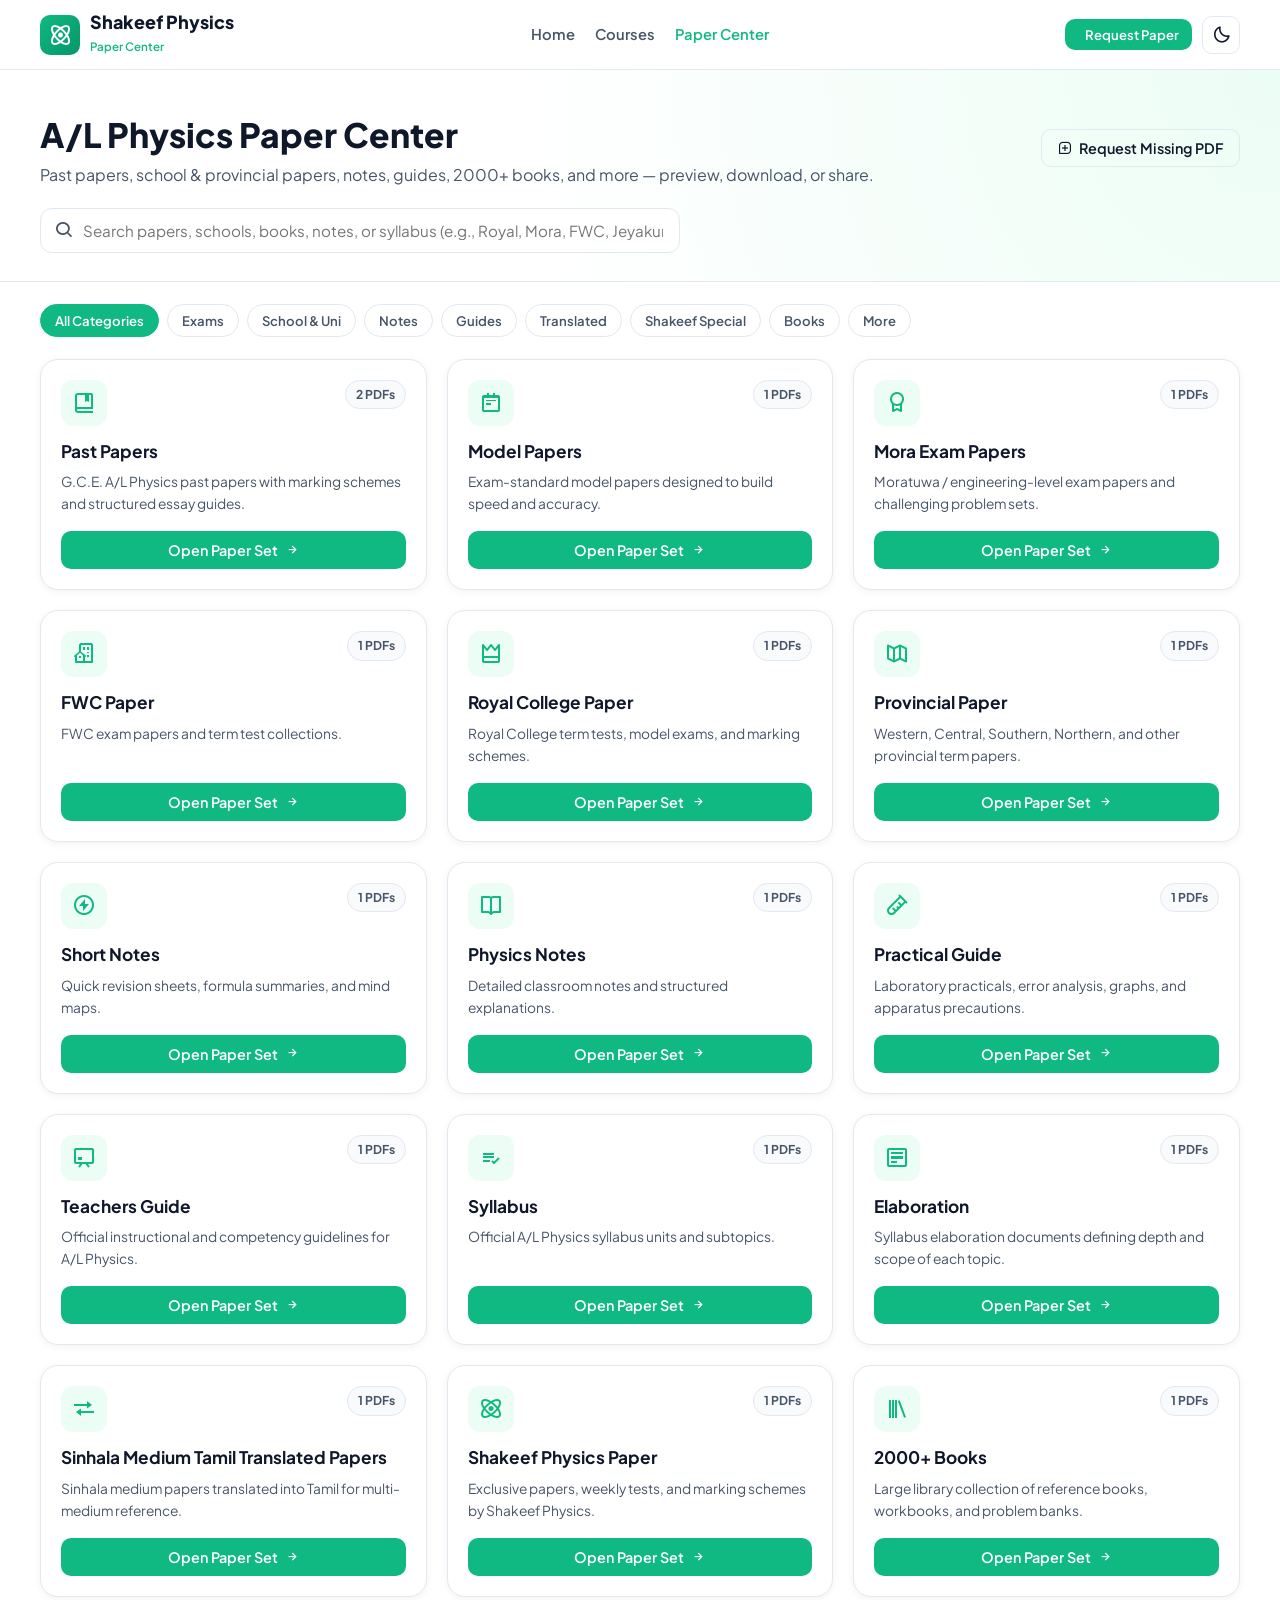
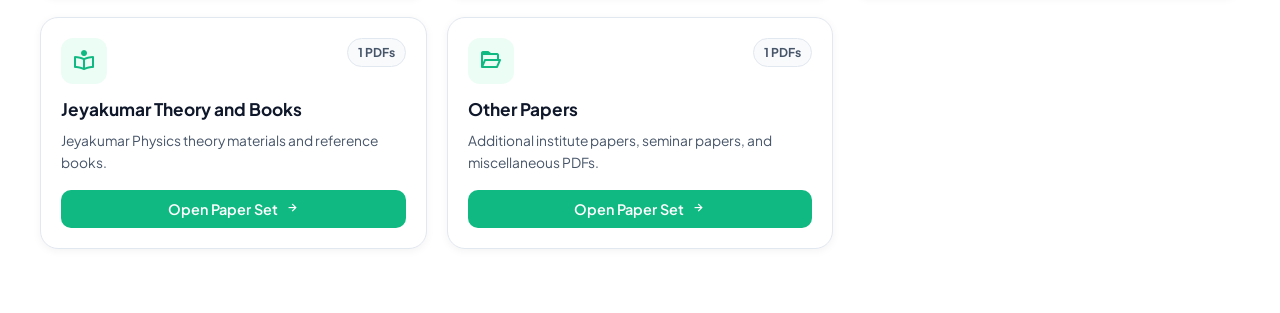
<file: papercenter.html>
<!DOCTYPE html>
<html lang="en" data-theme="light">
<head>
  <meta charset="UTF-8" />
  <meta name="viewport" content="width=device-width, initial-scale=1.0" />
  <title>Paper Center | Shakeef Physics</title>
  <link rel="preconnect" href="https://fonts.googleapis.com">
  <link href="https://fonts.googleapis.com/css2?family=Plus+Jakarta+Sans:wght@400;500;600;700;800&display=swap" rel="stylesheet">
  <link href="https://unpkg.com/boxicons@2.1.4/css/boxicons.min.css" rel="stylesheet">
  <style>
    :root {
      --primary: #10b981;
      --primary-dark: #059669;
      --primary-soft: #ecfdf5;
      --primary-border: #a7f3d0;
      --bg-main: #ffffff;
      --bg-alt: #f8fafc;
      --bg-card: #ffffff;
      --text-main: #0f172a;
      --text-muted: #475569;
      --border-color: #e2e8f0;
      --shadow-sm: 0 2px 8px rgba(15, 23, 42, 0.05);
      --shadow-md: 0 12px 28px rgba(15, 23, 42, 0.08);
      --nav-bg: rgba(255, 255, 255, 0.94);
    }

    [data-theme="dark"] {
      --primary: #34d399;
      --primary-dark: #10b981;
      --primary-soft: rgba(16, 185, 129, 0.14);
      --primary-border: rgba(52, 211, 153, 0.3);
      --bg-main: #111827;
      --bg-alt: #182132;
      --bg-card: #1f2937;
      --text-main: #f8fafc;
      --text-muted: #94a3b8;
      --border-color: #334155;
      --shadow-sm: 0 2px 10px rgba(0, 0, 0, 0.25);
      --shadow-md: 0 14px 32px rgba(0, 0, 0, 0.38);
      --nav-bg: rgba(17, 24, 39, 0.94);
    }

    * { margin: 0; padding: 0; box-sizing: border-box; font-family: 'Plus Jakarta Sans', sans-serif; }
    body { background: var(--bg-main); color: var(--text-main); line-height: 1.6; transition: 0.25s ease; }
    a { text-decoration: none; color: inherit; }

    .container { max-width: 1240px; margin: 0 auto; padding: 0 20px; }

    /* Buttons */
    .btn {
      display: inline-flex; align-items: center; justify-content: center; gap: 7px;
      padding: 9px 16px; border-radius: 10px; font-weight: 600; font-size: 0.9rem;
      cursor: pointer; border: 1.5px solid transparent; transition: 0.2s ease;
    }
    .btn-primary { background: var(--primary); color: #fff; }
    [data-theme="dark"] .btn-primary { color: #064e3b; font-weight: 700; }
    .btn-primary:hover { background: var(--primary-dark); }
    .btn-outline { background: transparent; border-color: var(--border-color); color: var(--text-main); }
    .btn-outline:hover { border-color: var(--primary); color: var(--primary); background: var(--primary-soft); }
    .btn-sm { padding: 6px 12px; font-size: 0.82rem; }
    .btn-full { width: 100%; }

    /* Navbar */
    .navbar { position: sticky; top: 0; z-index: 1000; background: var(--nav-bg); backdrop-filter: blur(12px); border-bottom: 1px solid var(--border-color); }
    .nav-container { max-width: 1240px; margin: 0 auto; padding: 12px 20px; display: flex; align-items: center; justify-content: space-between; gap: 12px; }
    .brand { display: flex; align-items: center; gap: 10px; }
    .brand-logo { width: 40px; height: 40px; border-radius: 10px; background: linear-gradient(135deg, var(--primary), var(--primary-dark)); color: #fff; display: flex; align-items: center; justify-content: center; font-size: 1.45rem; }
    .brand-title { font-weight: 800; font-size: 1.12rem; display: block; line-height: 1.1; }
    .brand-tag { font-size: 0.72rem; color: var(--primary); font-weight: 600; }

    .nav-links { display: flex; gap: 20px; align-items: center; }
    .nav-links a { font-weight: 600; font-size: 0.92rem; color: var(--text-muted); }
    .nav-links a.active, .nav-links a:hover { color: var(--primary); }

    .nav-actions { display: flex; align-items: center; gap: 10px; }
    .icon-btn { width: 38px; height: 38px; border-radius: 10px; border: 1px solid var(--border-color); background: var(--bg-card); color: var(--text-main); font-size: 1.2rem; cursor: pointer; display: flex; align-items: center; justify-content: center; }

    /* Header & Search */
    .page-header { padding: 38px 0 28px; background: radial-gradient(circle at top right, var(--primary-soft), transparent 60%); border-bottom: 1px solid var(--border-color); }
    .header-top { display: flex; flex-wrap: wrap; justify-content: space-between; align-items: center; gap: 16px; margin-bottom: 20px; }
    .page-header h1 { font-size: 2.1rem; font-weight: 800; }
    .page-header p { color: var(--text-muted); }

    .search-box-wrap { position: relative; max-width: 640px; width: 100%; }
    .search-box-wrap i { position: absolute; left: 14px; top: 50%; transform: translateY(-50%); font-size: 1.25rem; color: var(--text-muted); }
    .search-input { width: 100%; padding: 12px 16px 12px 42px; border-radius: 12px; border: 1.5px solid var(--border-color); background: var(--bg-card); color: var(--text-main); font-size: 0.95rem; outline: none; }
    .search-input:focus { border-color: var(--primary); }

    /* Category Pills */
    .cat-bar { display: flex; flex-wrap: wrap; gap: 8px; margin: 22px 0; }
    .cat-pill { padding: 7px 14px; border-radius: 999px; border: 1px solid var(--border-color); background: var(--bg-card); color: var(--text-muted); font-weight: 600; font-size: 0.82rem; cursor: pointer; transition: 0.2s; }
    .cat-pill:hover, .cat-pill.active { background: var(--primary); color: #fff; border-color: var(--primary); }
    [data-theme="dark"] .cat-pill.active { color: #064e3b; }

    /* Category Cards Grid */
    .cards-grid { display: grid; grid-template-columns: repeat(auto-fill, minmax(295px, 1fr)); gap: 20px; padding-bottom: 64px; }
    .paper-cat-card { background: var(--bg-card); border: 1px solid var(--border-color); border-radius: 18px; padding: 20px; box-shadow: var(--shadow-sm); transition: 0.22s ease; display: flex; flex-direction: column; cursor: pointer; }
    .paper-cat-card:hover { transform: translateY(-4px); border-color: var(--primary); box-shadow: var(--shadow-md); }
    .card-top { display: flex; justify-content: space-between; align-items: flex-start; gap: 10px; margin-bottom: 12px; }
    .cat-icon { width: 46px; height: 46px; border-radius: 12px; background: var(--primary-soft); color: var(--primary); display: flex; align-items: center; justify-content: center; font-size: 1.5rem; }
    .count-tag { background: var(--bg-alt); border: 1px solid var(--border-color); padding: 4px 10px; border-radius: 999px; font-size: 0.76rem; font-weight: 700; color: var(--text-muted); }
    .paper-cat-card h3 { font-size: 1.08rem; margin-bottom: 6px; }
    .paper-cat-card p { font-size: 0.86rem; color: var(--text-muted); margin-bottom: 16px; flex: 1; }

    /* Selected Set Drawer / View */
    .set-drawer { display: none; padding: 28px 0 70px; }
    .set-drawer.active { display: block; }
    .set-banner { background: var(--bg-card); border: 1px solid var(--border-color); border-radius: 18px; padding: 22px; margin-bottom: 20px; display: flex; flex-wrap: wrap; justify-content: space-between; align-items: center; gap: 14px; }

    .pdf-item-card { background: var(--bg-card); border: 1px solid var(--border-color); border-radius: 14px; padding: 16px 18px; margin-bottom: 12px; display: flex; flex-wrap: wrap; justify-content: space-between; align-items: center; gap: 14px; }
    .pdf-meta { display: flex; align-items: center; gap: 12px; }
    .pdf-meta i { font-size: 1.9rem; color: #ef4444; }
    .pdf-actions { display: flex; flex-wrap: wrap; gap: 8px; }

    /* Modals (PDF Preview & Request Paper) */
    .modal-overlay { position: fixed; inset: 0; background: rgba(15, 23, 42, 0.72); backdrop-filter: blur(4px); z-index: 2000; display: none; align-items: center; justify-content: center; padding: 16px; }
    .modal-overlay.open { display: flex; }
    .modal-box { background: var(--bg-card); border: 1px solid var(--border-color); border-radius: 18px; width: 100%; max-width: 780px; overflow: hidden; box-shadow: var(--shadow-md); }
    .modal-box.sm { max-width: 460px; padding: 24px; }
    .modal-head { padding: 14px 18px; border-bottom: 1px solid var(--border-color); display: flex; justify-content: space-between; align-items: center; gap: 10px; }
    .pdf-sheet { padding: 26px; background: #ffffff; color: #0f172a; min-height: 320px; max-height: 68vh; overflow-y: auto; }
    .form-group { margin-bottom: 12px; }
    .form-group label { display: block; font-size: 0.84rem; font-weight: 600; margin-bottom: 4px; }
    .form-group input, .form-group select, .form-group textarea { width: 100%; padding: 9px 12px; border-radius: 10px; border: 1px solid var(--border-color); background: var(--bg-alt); color: var(--text-main); }

    .toast { position: fixed; bottom: 22px; right: 22px; background: var(--primary-dark); color: #fff; padding: 10px 16px; border-radius: 10px; font-weight: 600; font-size: 0.88rem; z-index: 3000; display: none; box-shadow: var(--shadow-md); }

    @media (max-width: 768px) {
      .nav-links { display: none; }
      .page-header h1 { font-size: 1.7rem; }
    }
  </style>
</head>
<body>

  <header class="navbar">
    <div class="nav-container">
      <a href="index.html" class="brand">
        <div class="brand-logo"><i class='bx bx-atom'></i></div>
        <div>
          <span class="brand-title">Shakeef Physics</span>
          <span class="brand-tag">Paper Center</span>
        </div>
      </a>

      <nav class="nav-links">
        <a href="index.html">Home</a>
        <a href="courses.html">Courses</a>
        <a href="paper-center.html" class="active">Paper Center</a>
      </nav>

      <div class="nav-actions">
        <button class="btn btn-primary btn-sm" onclick="openRequestModal()">
          <i class='bx bx-file-plus'></i> Request Paper
        </button>
        <button class="icon-btn" id="themeBtn" title="Toggle Theme">
          <i class='bx bx-moon' id="themeIcon"></i>
        </button>
      </div>
    </div>
  </header>

  <!-- MAIN CATALOG & SEARCH VIEW -->
  <main id="mainCatalog">
    <section class="page-header">
      <div class="container">
        <div class="header-top">
          <div>
            <h1>A/L Physics Paper Center</h1>
            <p>Past papers, school & provincial papers, notes, guides, 2000+ books, and more — preview, download, or share.</p>
          </div>
          <button class="btn btn-outline" onclick="openRequestModal()">
            <i class='bx bx-message-square-add'></i> Request Missing PDF
          </button>
        </div>

        <div class="search-box-wrap">
          <i class='bx bx-search'></i>
          <input type="text" id="searchInput" class="search-input" placeholder="Search papers, schools, books, notes, or syllabus (e.g., Royal, Mora, FWC, Jeyakumar)..." oninput="renderCards()" />
        </div>
      </div>
    </section>

    <section class="container">
      <div class="cat-bar" id="catBar"></div>
      <div class="cards-grid" id="cardsGrid"></div>
    </section>
  </main>

  <!-- SELECTED CATEGORY / PAPER SET VIEW -->
  <section class="set-drawer" id="setDrawer">
    <div class="container">
      <button class="btn btn-outline btn-sm" style="margin-bottom:14px;" onclick="closeSetDrawer()">
        <i class='bx bx-arrow-back'></i> Back to All Categories
      </button>

      <div class="set-banner">
        <div>
          <span style="color:var(--primary); font-weight:700; font-size:0.82rem;" id="drawerGroupLabel">CATEGORY</span>
          <h2 id="drawerTitle" style="font-size:1.6rem;">Paper Set Title</h2>
          <p id="drawerDesc" style="color:var(--text-muted); font-size:0.9rem;"></p>
        </div>
        <button class="btn btn-outline btn-sm" onclick="shareLink(window.location.href, document.getElementById('drawerTitle').textContent)">
          <i class='bx bx-share-alt'></i> Share Set
        </button>
      </div>

      <div id="drawerPdfList"></div>
    </div>
  </section>

  <!-- PDF PREVIEW MODAL -->
  <div class="modal-overlay" id="previewModal">
    <div class="modal-box">
      <div class="modal-head">
        <strong id="previewTitle">Document Preview</strong>
        <div style="display:flex; gap:8px;">
          <button class="btn btn-outline btn-sm" id="previewShareBtn"><i class='bx bx-share-alt'></i> Share</button>
          <button class="btn btn-primary btn-sm" id="previewDownloadBtn"><i class='bx bx-download'></i> Download</button>
          <button class="btn btn-outline btn-sm" onclick="closePreviewModal()">Close</button>
        </div>
      </div>
      <div class="pdf-sheet" id="previewSheet"></div>
    </div>
  </div>

  <!-- REQUEST PAPER MODAL -->
  <div class="modal-overlay" id="requestModal">
    <div class="modal-box sm">
      <div class="modal-head" style="padding:0 0 12px; margin-bottom:14px;">
        <h3><i class='bx bx-file-plus'></i> Request a Paper or Book</h3>
        <button class="btn btn-outline btn-sm" onclick="closeRequestModal()"><i class='bx bx-x'></i></button>
      </div>
      <form onsubmit="submitRequest(event)">
        <div class="form-group">
          <label>Category</label>
          <select id="reqCategory">
            <option>Past Papers</option>
            <option>Model Papers</option>
            <option>Mora Exam Papers</option>
            <option>FWC Paper</option>
            <option>Royal College Paper</option>
            <option>Provincial Paper</option>
            <option>Short Notes / Physics Notes</option>
            <option>Practical Guide / Teachers Guide</option>
            <option>Syllabus / Elaboration</option>
            <option>Sinhala Medium Tamil Translated Papers</option>
            <option>Shakeef Physics Paper</option>
            <option>2000+ Books</option>
            <option>Jeyakumar Theory and Books</option>
            <option>Other Papers</option>
          </select>
        </div>
        <div class="form-group">
          <label>Paper / Book Name & Year</label>
          <input type="text" id="reqName" placeholder="e.g., 2024 Royal College Term 3 Physics + Marking" required />
        </div>
        <div class="form-group">
          <label>Medium & Extra Notes</label>
          <textarea id="reqNotes" rows="3" placeholder="Mention English/Tamil/Sinhala medium or specific question set..."></textarea>
        </div>
        <button type="submit" class="btn btn-primary btn-full">Submit Request</button>
      </form>
    </div>
  </div>

  <div class="toast" id="toastBox"></div>

  <script>
    /* ================= PAPER CENTER DATA (ALL REQUESTED CATEGORIES) ================= */
    const paperCategories = [
      {
        id: 'past-papers',
        group: 'Exams',
        title: 'Past Papers',
        icon: 'bx-book-bookmark',
        desc: 'G.C.E. A/L Physics past papers with marking schemes and structured essay guides.',
        items: [
          { name: '2024 A/L Physics Past Paper & Marking.pdf', size: '3.4 MB', sample: 'G.C.E. A/L PHYSICS - 2024 PAST PAPER\nPart A: 50 MCQs | Part B: 4 Structured Essays | Part C: 6 Essays (Answer 4).' },
          { name: '2020-2023 A/L Physics Compilation.pdf', size: '8.2 MB', sample: 'A/L PHYSICS PAST PAPER BUNDLE (2020 - 2023)\nIncludes mechanics, oscillations, waves, fields, and electronics.' }
        ]
      },
      {
        id: 'model-papers',
        group: 'Exams',
        title: 'Model Papers',
        icon: 'bx-notepad',
        desc: 'Exam-standard model papers designed to build speed and accuracy.',
        items: [
          { name: 'A/L Physics Model Paper Set 01 (Full).pdf', size: '2.1 MB', sample: 'SHAKEEF PHYSICS MODEL PAPER 01\nTime: 3 Hours | Focus: High-weightage A/L problem patterns.' }
        ]
      },
      {
        id: 'mora-papers',
        group: 'School & Uni',
        title: 'Mora Exam Papers',
        icon: 'bx-award',
        desc: 'Moratuwa / engineering-level exam papers and challenging problem sets.',
        items: [
          { name: 'Mora Term & Assessment Paper Pack.pdf', size: '2.7 MB', sample: 'MORA EXAM SERIES - PHYSICS\nAnalytical mechanics and circuit problem solving set.' }
        ]
      },
      {
        id: 'fwc-paper',
        group: 'School & Uni',
        title: 'FWC Paper',
        icon: 'bx-building-house',
        desc: 'FWC exam papers and term test collections.',
        items: [
          { name: 'FWC Term Test Physics Paper + Scheme.pdf', size: '1.8 MB', sample: 'FWC PHYSICS EXAMINATION PAPER\nIncludes MCQ answer key and step-by-step calculation hints.' }
        ]
      },
      {
        id: 'royal-college',
        group: 'School & Uni',
        title: 'Royal College Paper',
        icon: 'bx-crown',
        desc: 'Royal College term tests, model exams, and marking schemes.',
        items: [
          { name: 'Royal College Term 2 & 3 Physics Papers.pdf', size: '4.5 MB', sample: 'ROYAL COLLEGE A/L PHYSICS TERM EXAMINATION\nStructured essay and practical-based questions.' }
        ]
      },
      {
        id: 'provincial-paper',
        group: 'School & Uni',
        title: 'Provincial Paper',
        icon: 'bx-map-alt',
        desc: 'Western, Central, Southern, Northern, and other provincial term papers.',
        items: [
          { name: 'Provincial Term Test Physics Collection.pdf', size: '5.1 MB', sample: 'PROVINCIAL PHYSICS EXAMINATION SERIES\nCovers core syllabus units across school terms.' }
        ]
      },
      {
        id: 'short-notes',
        group: 'Notes',
        title: 'Short Notes',
        icon: 'bx-bolt-circle',
        desc: 'Quick revision sheets, formula summaries, and mind maps.',
        items: [
          { name: 'Mechanics & Waves Quick Short Notes.pdf', size: '1.5 MB', sample: 'SHORT NOTES - MECHANICS & WAVES\nKey equations, units, conditions, and common traps.' }
        ]
      },
      {
        id: 'physics-notes',
        group: 'Notes',
        title: 'Physics Notes',
        icon: 'bx-book-open',
        desc: 'Detailed classroom notes and structured explanations.',
        items: [
          { name: 'Complete Electrostatics & Current Notes.pdf', size: '3.9 MB', sample: 'DETAILED PHYSICS NOTES - ELECTRICITY\nGauss law, capacitors, DC circuits, and Kirchhoff rules.' }
        ]
      },
      {
        id: 'practical-guide',
        group: 'Guides',
        title: 'Practical Guide',
        icon: 'bx-test-tube',
        desc: 'Laboratory practicals, error analysis, graphs, and apparatus precautions.',
        items: [
          { name: 'A/L Physics Practicals & Precautions Guide.pdf', size: '3.2 MB', sample: 'PRACTICAL GUIDE - A/L PHYSICS\nVernier caliper, micrometer, travelling microscope, optical bench, potentiometer.' }
        ]
      },
      {
        id: 'teachers-guide',
        group: 'Guides',
        title: 'Teachers Guide',
        icon: 'bx-chalkboard',
        desc: 'Official instructional and competency guidelines for A/L Physics.',
        items: [
          { name: 'A/L Physics Teachers Instructional Manual.pdf', size: '6.0 MB', sample: 'TEACHERS GUIDE - G.C.E. A/L PHYSICS\nLearning outcomes, practical objectives, and assessment criteria.' }
        ]
      },
      {
        id: 'syllabus',
        group: 'Guides',
        title: 'Syllabus',
        icon: 'bx-list-check',
        desc: 'Official A/L Physics syllabus units and subtopics.',
        items: [
          { name: 'G.C.E. A/L Physics Official Syllabus.pdf', size: '1.7 MB', sample: 'A/L PHYSICS SYLLABUS OVERVIEW\nUnit 01 Measurement to Unit 11 Matter & Radiation.' }
        ]
      },
      {
        id: 'elaboration',
        group: 'Guides',
        title: 'Elaboration',
        icon: 'bx-detail',
        desc: 'Syllabus elaboration documents defining depth and scope of each topic.',
        items: [
          { name: 'A/L Physics Syllabus Elaboration Document.pdf', size: '2.3 MB', sample: 'SYLLABUS ELABORATION - DEPTH & BOUNDARIES\nClarifies required mathematical rigor and exam scope.' }
        ]
      },
      {
        id: 'sinhala-tamil-translated',
        group: 'Translated',
        title: 'Sinhala Medium Tamil Translated Papers',
        icon: 'bx-transfer',
        desc: 'Sinhala medium papers translated into Tamil for multi-medium reference.',
        items: [
          { name: 'Sinhala-to-Tamil Translated Term Paper Set.pdf', size: '2.9 MB', sample: 'TRANSLATED PAPER SET (SINHALA -> TAMIL)\nSide-by-side terminology and translated exam questions.' }
        ]
      },
      {
        id: 'shakeef-physics-paper',
        group: 'Shakeef Special',
        title: 'Shakeef Physics Paper',
        icon: 'bx-atom',
        desc: 'Exclusive papers, weekly tests, and marking schemes by Shakeef Physics.',
        items: [
          { name: 'Shakeef Physics Weekly Test 01 + Marking.pdf', size: '2.0 MB', sample: 'SHAKEEF PHYSICS ACADEMY - WEEKLY TEST 01\nPrepared with exam-style MCQs and structured questions.' }
        ]
      },
      {
        id: '2000-plus-books',
        group: 'Books',
        title: '2000+ Books',
        icon: 'bx-library',
        desc: 'Large library collection of reference books, workbooks, and problem banks.',
        items: [
          { name: '2000+ Reference Books Index & Sample Book.pdf', size: '4.4 MB', sample: '2000+ BOOKS ARCHIVE\nCurated Physics reference books, numerical banks, and guides.' }
        ]
      },
      {
        id: 'jeyakumar-books',
        group: 'Books',
        title: 'Jeyakumar Theory and Books',
        icon: 'bx-book-reader',
        desc: 'Jeyakumar Physics theory materials and reference books.',
        items: [
          { name: 'Jeyakumar Physics Theory & Problem Guide.pdf', size: '5.5 MB', sample: 'JEYAKUMAR THEORY & BOOKS COLLECTION\nConcept explanations and worked examples.' }
        ]
      },
      {
        id: 'other-papers',
        group: 'More',
        title: 'Other Papers',
        icon: 'bx-folder-open',
        desc: 'Additional institute papers, seminar papers, and miscellaneous PDFs.',
        items: [
          { name: 'Special Seminar & Revision Paper Pack.pdf', size: '2.2 MB', sample: 'OTHER PAPERS & SEMINAR ARCHIVE\nExtra practice sets uploaded by admin.' }
        ]
      }
    ];

    let activeGroup = 'ALL';
    let currentSet = null;

    // Theme
    const themeBtn = document.getElementById('themeBtn');
    const themeIcon = document.getElementById('themeIcon');
    const savedTheme = localStorage.getItem('sp_theme') || 'light';
    setTheme(savedTheme);
    themeBtn.addEventListener('click', () => setTheme(document.documentElement.getAttribute('data-theme') === 'light' ? 'dark' : 'light'));
    function setTheme(t) {
      document.documentElement.setAttribute('data-theme', t);
      localStorage.setItem('sp_theme', t);
      themeIcon.className = t === 'dark' ? 'bx bx-sun' : 'bx bx-moon';
    }

    // Category Filter Pills
    function renderCategoryPills() {
      const groups = ['ALL', ...new Set(paperCategories.map(c => c.group))];
      document.getElementById('catBar').innerHTML = groups.map(g => `
        <button class="cat-pill ${activeGroup === g ? 'active' : ''}" onclick="selectGroup('${g}')">${g === 'ALL' ? 'All Categories' : g}</button>
      `).join('');
    }

    function selectGroup(g) {
      activeGroup = g;
      renderCategoryPills();
      renderCards();
    }

    // Render Category Cards + Search Match
    function renderCards() {
      const q = document.getElementById('searchInput').value.trim().toLowerCase();
      const filtered = paperCategories.filter(cat => {
        const groupMatch = activeGroup === 'ALL' || cat.group === activeGroup;
        const textMatch = !q ||
          cat.title.toLowerCase().includes(q) ||
          cat.desc.toLowerCase().includes(q) ||
          cat.items.some(i => i.name.toLowerCase().includes(q));
        return groupMatch && textMatch;
      });

      document.getElementById('cardsGrid').innerHTML = filtered.map(cat => `
        <div class="paper-cat-card" onclick="openSetDrawer('${cat.id}')">
          <div class="card-top">
            <div class="cat-icon"><i class='bx ${cat.icon}'></i></div>
            <span class="count-tag">${cat.items.length} PDFs</span>
          </div>
          <h3>${cat.title}</h3>
          <p>${cat.desc}</p>
          <button class="btn btn-primary btn-full">Open Paper Set <i class='bx bx-right-arrow-alt'></i></button>
        </div>
      `).join('');
    }

    // Open Paper Set View
    function openSetDrawer(catId) {
      currentSet = paperCategories.find(c => c.id === catId);
      document.getElementById('mainCatalog').style.display = 'none';
      document.getElementById('setDrawer').classList.add('active');
      document.getElementById('drawerGroupLabel').textContent = currentSet.group.toUpperCase();
      document.getElementById('drawerTitle').textContent = currentSet.title;
      document.getElementById('drawerDesc').textContent = currentSet.desc;

      document.getElementById('drawerPdfList').innerHTML = currentSet.items.map((pdf, idx) => `
        <div class="pdf-item-card">
          <div class="pdf-meta">
            <i class='bx bxs-file-pdf'></i>
            <div>
              <strong>${pdf.name}</strong>
              <div style="font-size:0.8rem; color:var(--text-muted);">${pdf.size} • Ready to Preview & Download</div>
            </div>
          </div>
          <div class="pdf-actions">
            <button class="btn btn-outline btn-sm" onclick="openPreview(${idx})"><i class='bx bx-show'></i> Preview</button>
            <button class="btn btn-primary btn-sm" onclick="downloadFile(${idx})"><i class='bx bx-download'></i> Download</button>
            <button class="btn btn-outline btn-sm" onclick="shareLink(window.location.href, '${pdf.name}')"><i class='bx bx-share-alt'></i> Share</button>
          </div>
        </div>
      `).join('');
      window.scrollTo({ top: 0, behavior: 'smooth' });
    }

    function closeSetDrawer() {
      currentSet = null;
      document.getElementById('setDrawer').classList.remove('active');
      document.getElementById('mainCatalog').style.display = 'block';
    }

    // Preview & Download PDF
    function openPreview(idx) {
      const pdf = currentSet.items[idx];
      document.getElementById('previewTitle').textContent = pdf.name;
      document.getElementById('previewSheet').innerHTML = `<pre style="white-space:pre-wrap; font-family:inherit; line-height:1.7;">${pdf.sample}</pre>`;
      document.getElementById('previewDownloadBtn').onclick = () => downloadFile(idx);
      document.getElementById('previewShareBtn').onclick = () => shareLink(window.location.href, pdf.name);
      document.getElementById('previewModal').classList.add('open');
    }

    function closePreviewModal() {
      document.getElementById('previewModal').classList.remove('open');
    }

    function downloadFile(idx) {
      const pdf = currentSet.items[idx];
      const blob = new Blob([pdf.sample], { type: 'application/pdf' });
      const url = URL.createObjectURL(blob);
      const a = document.createElement('a');
      a.href = url;
      a.download = pdf.name;
      a.click();
      URL.revokeObjectURL(url);
      showToast('Downloading ' + pdf.name);
    }

    // Share Link
    function shareLink(url, title) {
      if (navigator.share) {
        navigator.share({ title, url }).catch(() => {});
      } else if (navigator.clipboard) {
        navigator.clipboard.writeText(url);
        showToast('Link copied: ' + title);
      }
    }

    // Request Paper Modal
    function openRequestModal() {
      document.getElementById('requestModal').classList.add('open');
    }
    function closeRequestModal() {
      document.getElementById('requestModal').classList.remove('open');
    }
    function submitRequest(e) {
      e.preventDefault();
      const name = document.getElementById('reqName').value.trim();
      const cat = document.getElementById('reqCategory').value;
      closeRequestModal();
      e.target.reset();
      showToast(`Request sent for "${name}" (${cat})`);
    }

    function showToast(msg) {
      const t = document.getElementById('toastBox');
      t.textContent = msg;
      t.style.display = 'block';
      setTimeout(() => { t.style.display = 'none'; }, 2600);
    }

    renderCategoryPills();
    renderCards();
  </script>
</body>
</html>
</file>
